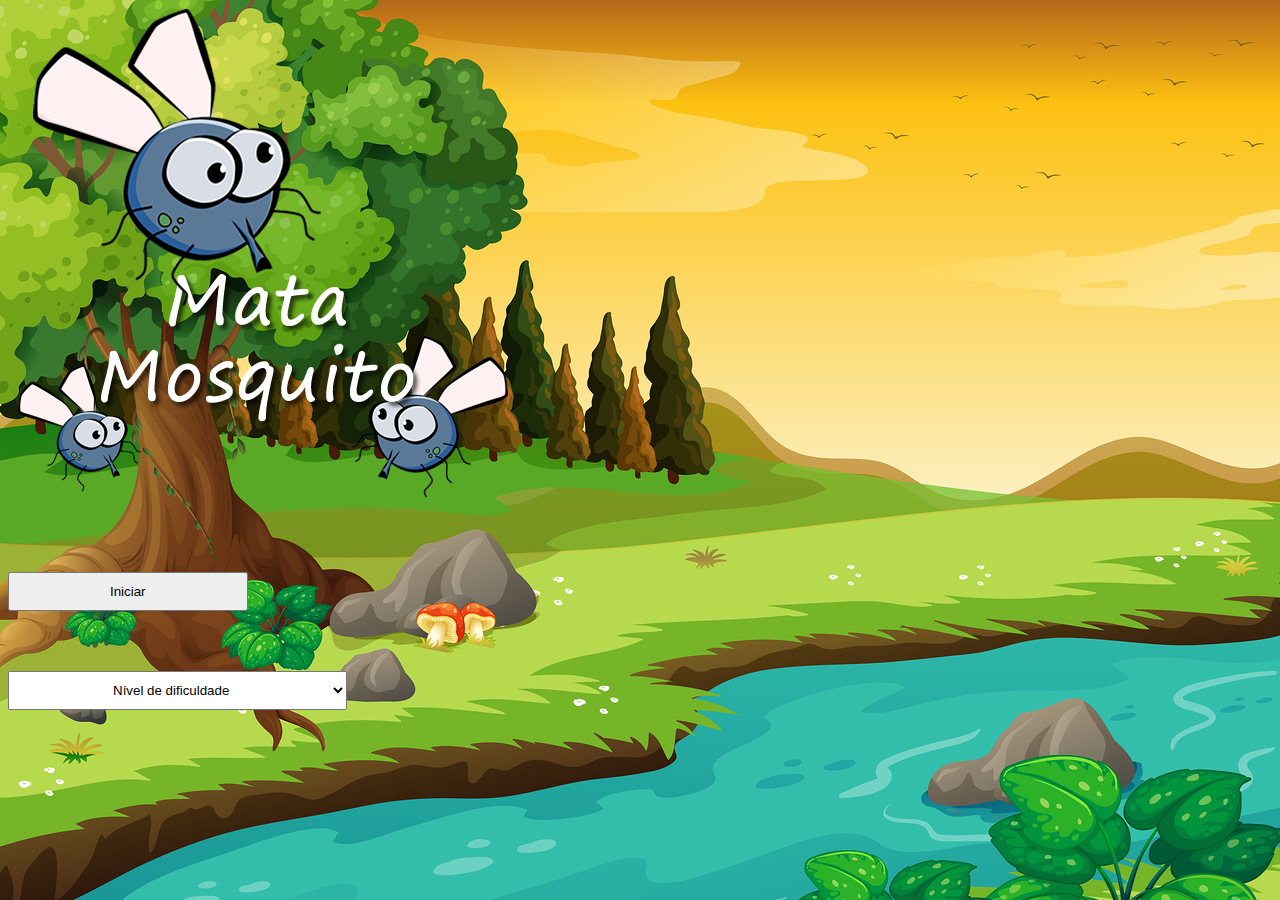
<file: index.html>
<!DOCTYPE html>
<html lang="en">

<head>
    <meta charset="UTF-8">
    <meta http-equiv="X-UA-Compatible" content="IE=edge">
    <meta name="viewport" content="width=device-width, initial-scale=1.0">
    <title>Document</title>
    <link href="https://cdn.jsdelivr.net/npm/bootstrap@5.3.0-alpha1/dist/css/bootstrap.min.css" rel="stylesheet"
        integrity="sha384-GLhlTQ8iRABdZLl6O3oVMWSktQOp6b7In1Zl3/Jr59b6EGGoI1aFkw7cmDA6j6gD" crossorigin="anonymous">
    <link rel="stylesheet" href="estilo.css">
    <script>
        function iniciarJogo(){
          var nivel = document.getElementById('nivel').value
         if(nivel === ''){
            alert('Selecione um nível para inicar o jogo!')
            return false
         }

         window.location.href = 'jogo.html?' + nivel

        }
        

    </script>
</head>

<body>
    <div class="container">
        <div class="row">
            <div class="col">
                <div class="d-flex justify-content-center">
                    <img src="imagens/game.png" alt="">
                </div>
            </div>
        </div>
        <div class="row">
            <div class="col">
                <div class="d-flex justify-content-center">
                    <button class="btn btn-danger btn-primary btn-lg btn-block botao" onclick="iniciarJogo()">Iniciar</button>
                </div>
            </div>
        </div>
        <div class="row">
            <div class="col">
                <div class="d-flex justify-content-center">
                    <select id="nivel" class="btn btn-dark btn-primary btn-lg btn-block botao">
                        <option value="" disabled selected hidden>Nível de dificuldade</option> 
                        <option value="facil" >Fácil</option>
                        <option value="medio">Médio</option>
                        <option value="dificil">Difícil</option>
                    </select>
                </div>
            </div>
        </div>

    </div>
</body>

</html>
</file>
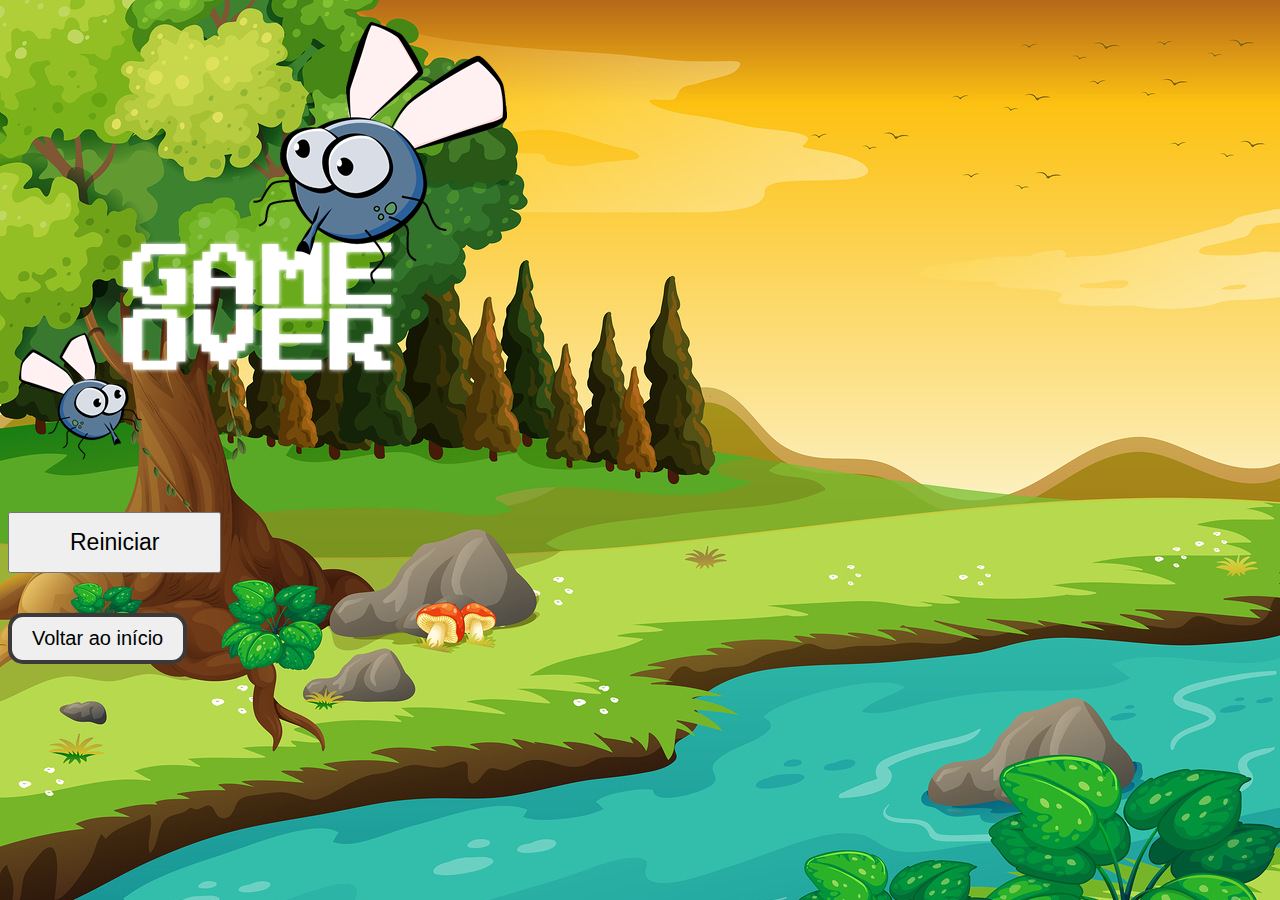
<file: fim_de_jogo.html>
<!DOCTYPE html>
<html lang="en">

<head>
    <meta charset="UTF-8">
    <meta http-equiv="X-UA-Compatible" content="IE=edge">
    <meta name="viewport" content="width=device-width, initial-scale=1.0">
    <title>fim de jogo</title>
    <link href="https://cdn.jsdelivr.net/npm/bootstrap@5.3.0-alpha1/dist/css/bootstrap.min.css" rel="stylesheet"
        integrity="sha384-GLhlTQ8iRABdZLl6O3oVMWSktQOp6b7In1Zl3/Jr59b6EGGoI1aFkw7cmDA6j6gD" crossorigin="anonymous">
    <link rel="stylesheet" href="estilo.css">
    <script src="main.js"></script>
</head>

<body>
    <div class="container">
        <div class="row">
            <div class="col">
                <div class="d-flex justify-content-center">
                    <img src="imagens/game_over.png" />
                </div>
            </div>
        </div>

        <div class="row">
            <div class="col">
                <div class="d-flex justify-content-center">
                    <button type="button" style="margin-bottom: 40px; padding: 15px 60px; font-size: 23px;"
                        class="btn btn-danger btn-primary btn-lg btn-block" onclick="window.location.href = 'jogo.html?'">
                        Reiniciar</button>
            </div>
                <div class="d-flex justify-content-center"><button type="button" style="padding: 10px 20px ; font-size: 20px; border: 4px solid rgb(59, 57, 57); border-radius: 15px;" class="btn btn-dark custom-font-size" onclick="window.location.href = 'index.html'">Voltar ao início</button></div>
            </div>
        </div>



    </div>

</body>

</html>
</file>
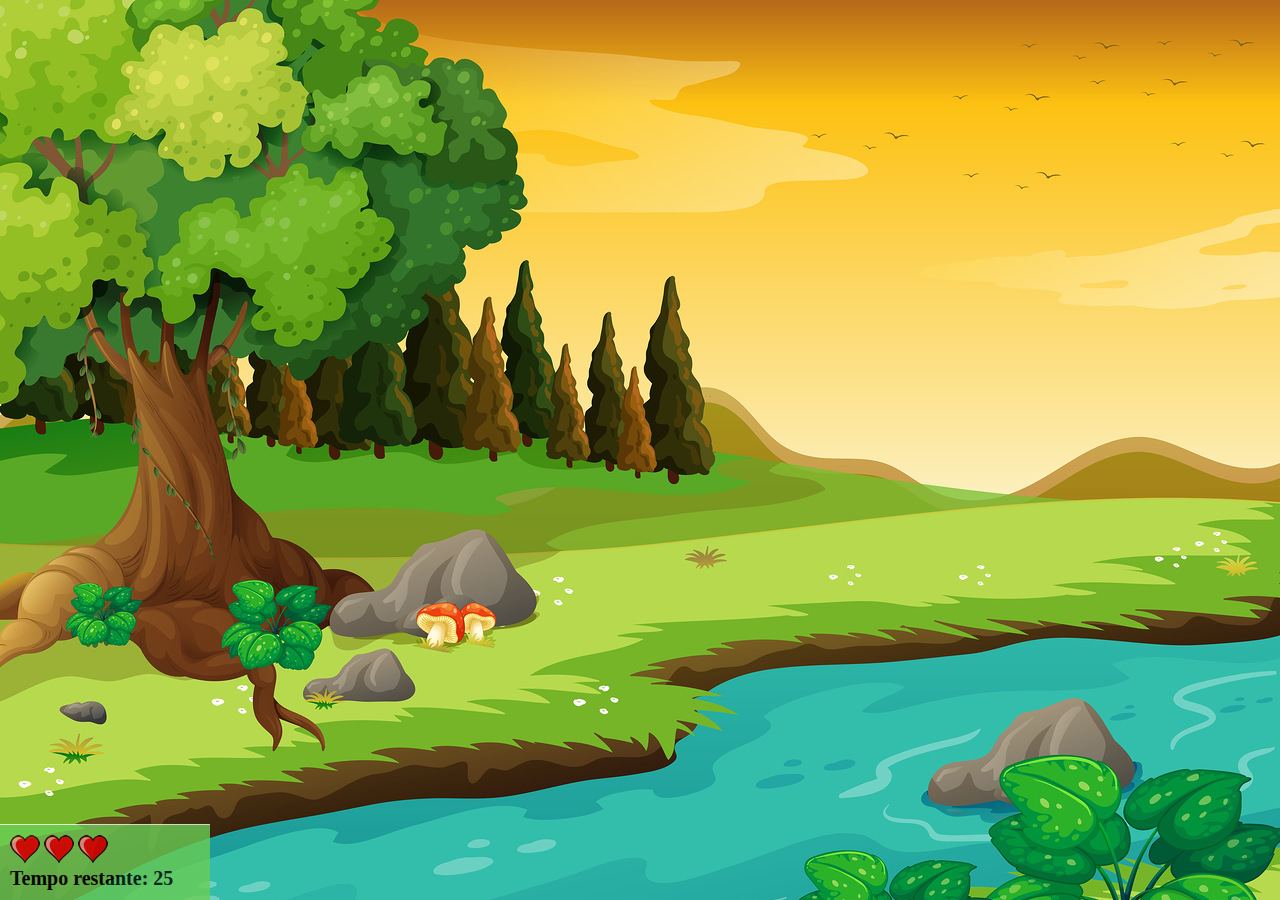
<file: jogo.html>
<!DOCTYPE html>
<html lang="en">

<head>
    <meta charset="UTF-8">
    <meta http-equiv="X-UA-Compatible" content="IE=edge">
    <meta name="viewport" content="width=device-width, initial-scale=1.0">
    <title>Jogo mata mosquito</title>
    <link rel="stylesheet" href="estilo.css">
    <script src="main.js"></script>
</head>

<body onresize="GetDimensionsScreen()">

    <div class="painel">
        <div class="vidas">
            <img id="v1" src="imagens/coracao_cheio.png" alt="">
            <img id="v2" src="imagens/coracao_cheio.png" alt="">
            <img id="v3" src="imagens/coracao_cheio.png" alt="">
        </div>
        <div class="cronometro">Tempo restante: <span id="cronometro"></span></div>

    </div>


    <script>

        document.getElementById('cronometro').innerHTML = tempo

       var mosquito = setInterval(function () { posicaoRandomicaMosquito() }, TempoAparecerMosquito)
        // Precisei por um script no final para chamar esta função, pois, quando a função vai criar um elemento html, ele precisa que pelo menos body seja carregado, coisa que não acontece quando sicronizamos o script no head, com isso, ele carrega o script do JS sem que exista o body, asim provocando um erro na execução da função.
        armazenaURL()
    </script>

</body>

</html>
</file>
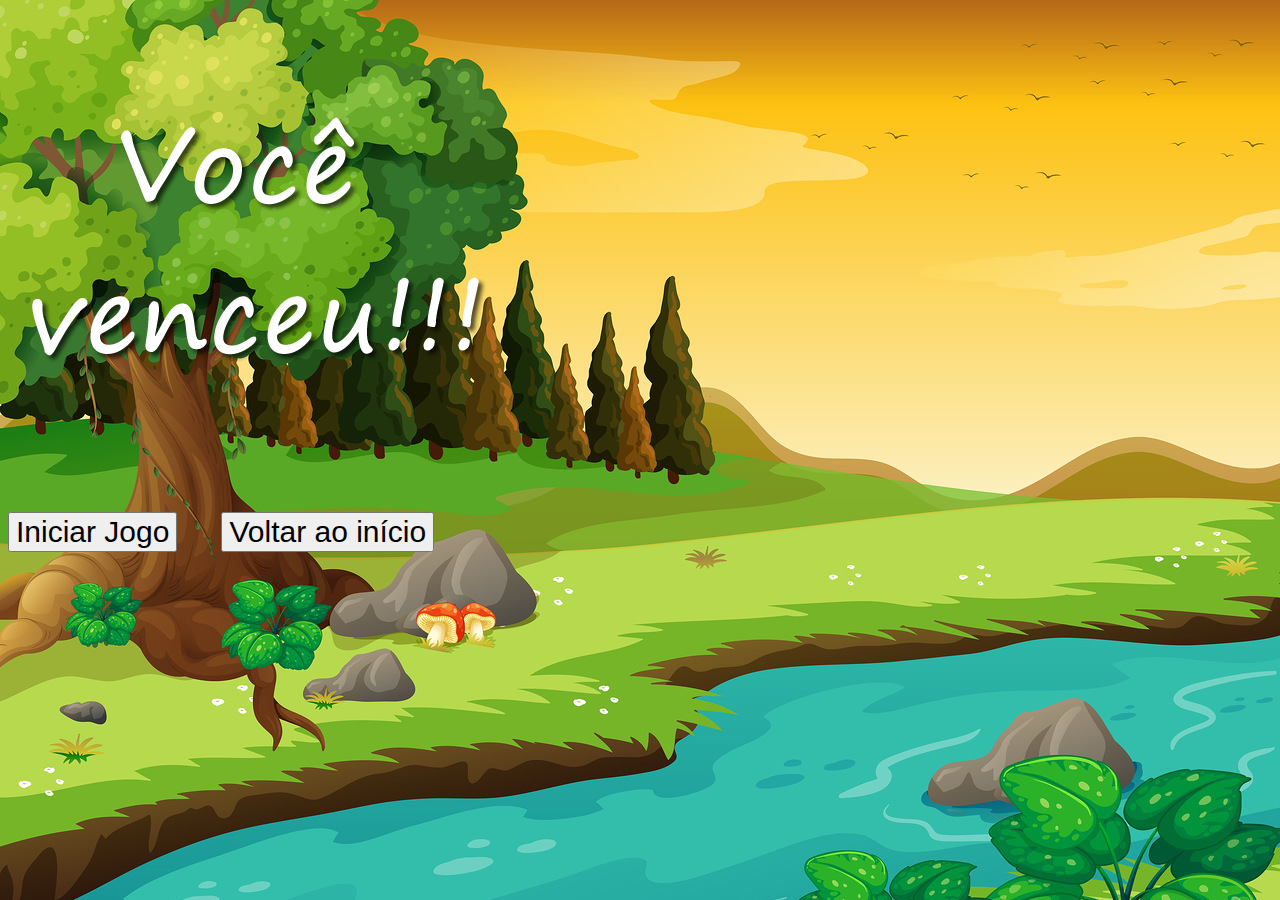
<file: vitoria.html>
<!DOCTYPE html>
<html lang="en">

<head>
    <meta charset="UTF-8">
    <meta http-equiv="X-UA-Compatible" content="IE=edge">
    <meta name="viewport" content="width=device-width, initial-scale=1.0">
    <title>vitória</title>
    <link href="https://cdn.jsdelivr.net/npm/bootstrap@5.3.0-alpha1/dist/css/bootstrap.min.css" rel="stylesheet"
        integrity="sha384-GLhlTQ8iRABdZLl6O3oVMWSktQOp6b7In1Zl3/Jr59b6EGGoI1aFkw7cmDA6j6gD" crossorigin="anonymous">
    <link rel="stylesheet" href="estilo.css">
</head>

<body>
    <div class="container">
        <div class="row">
            <div class="col">
                <div class="d-flex justify-content-center">
                    <img src="imagens/vitoria.png" alt="">
                </div>
            </div>
        </div>

        <div class="row">
            <div class="col">
                <div class="d-flex justify-content-center">
                    <button type="button" class="btn btn-danger custom-font-size" onclick="window.location.href = 'jogo.html'">Iniciar Jogo</button>
                    <button type="button" class="btn btn-dark custom-font-size2" onclick="window.location.href = 'index.html'">Voltar ao início</button>
                </div>
            </div>
        </div>
    </div>
</body>

</html>
</file>
<file: estilo.css>
html{
    cursor: url(imagens/mata_mosca.png), auto;
}

body{
    background-image: url(imagens/bg.jpg);
    background-repeat: no-repeat;
    background-size: 100%;
}

.mosquito_0 {
    width: 50px;
    height: 50px
}

.mosquito_1 {
    width: 90px;
    height: 90px;
}

.mosquito_2 {
    width: 140px;
    height: 140px;
}

.LadoA {
    transform: scaleX(1);
}

.LadoB {
    transform: scaleX(-1);
}

.painel{
    position: absolute;
    width: 190px;
    padding: 10px;
    left: 0px;
    bottom: 0px;
    border-top: solid 1px #fff;
    background-color: rgb(107, 206, 84);
    opacity: 0.8; 
}

.vidas{
    float: left;
}

.cronometro {
    float: left;
    font-size: 20px;
    font-weight: bold;
}


.custom-font-size{
    font-size:30px;
    font-weight: 40px;
}

.custom-font-size2{
    font-size:30px;
    margin-left: 40px;
}

.botao {
    padding: 10px 100px;
    margin-top: 60px ;
}
</file>
